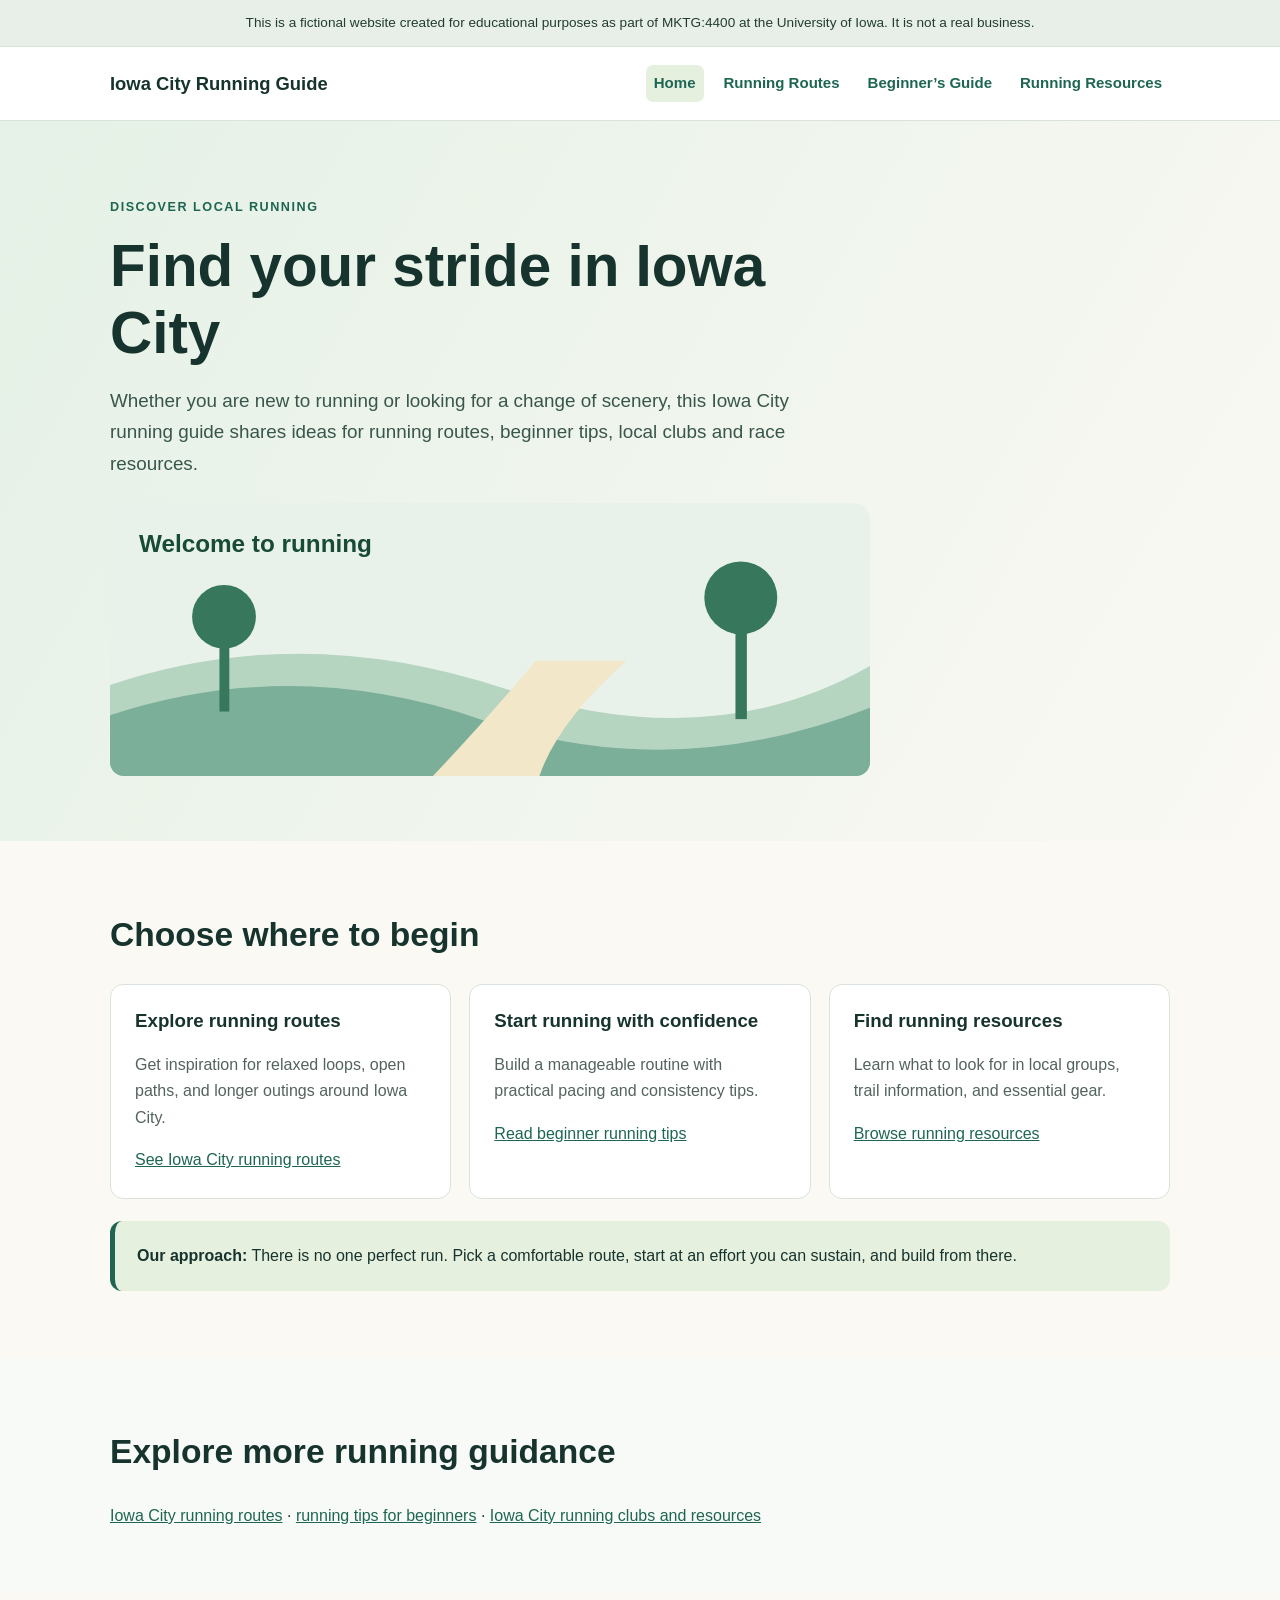
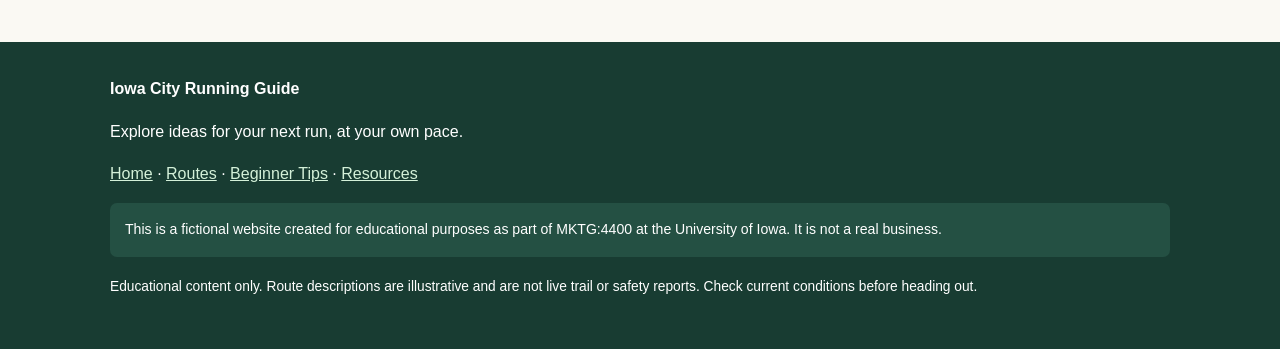
<file: index.html>
<!doctype html>
<html lang="en"><head><meta charset="utf-8"/><meta content="width=device-width, initial-scale=1" name="viewport"/><title>Iowa City Running Guide | Routes, Clubs &amp; Running Tips</title><meta content="Explore running in Iowa City with route ideas, beginner tips, local clubs, and resources to help plan your next run." name="description"/><link href="style.css" rel="stylesheet"/></head>
<body><div class="notice">This is a fictional website created for educational purposes as part of MKTG:4400 at the University of Iowa. It is not a real business.</div><header><div class="container bar"><a class="brand" href="index.html">Iowa City Running Guide</a><nav aria-label="Main navigation"><a aria-current="page" href="index.html">Home</a><a href="routes.html">Running Routes</a><a href="beginners.html">Beginner’s Guide</a><a href="resources.html">Running Resources</a></nav></div></header>
<main><section class="hero"><div class="container"><div class="eyebrow">Discover local running</div><h1>Find your stride in Iowa City</h1><p class="lead">Whether you are new to running or looking for a change of scenery, this Iowa City running guide shares ideas for running routes, beginner tips, local clubs and race resources.</p><img alt="Runner following a paved trail in Iowa City" class="hero-illustration" loading="lazy" src="images/index.svg"/></div></section><section class="section"><div class="container"><h2>Choose where to begin</h2><div class="grid"><article class="card"><h3>Explore running routes</h3><p>Get inspiration for relaxed loops, open paths, and longer outings around Iowa City.</p><a href="routes.html">See Iowa City running routes</a></article><article class="card"><h3>Start running with confidence</h3><p>Build a manageable routine with practical pacing and consistency tips.</p><a href="beginners.html">Read beginner running tips</a></article><article class="card"><h3>Find running resources</h3><p>Learn what to look for in local groups, trail information, and essential gear.</p><a href="resources.html">Browse running resources</a></article></div><div class="callout"><strong>Our approach:</strong> There is no one perfect run. Pick a comfortable route, start at an effort you can sustain, and build from there.</div></div></section><section class="section related"><div class="container"><h2>Explore more running guidance</h2><p><a href="routes.html">Iowa City running routes</a> · <a href="beginners.html">running tips for beginners</a> · <a href="resources.html">Iowa City running clubs and resources</a></p></div></section></main>
<footer><div class="container"><strong>Iowa City Running Guide</strong><p>Explore ideas for your next run, at your own pace.</p><p><a href="index.html">Home</a> · <a href="routes.html">Routes</a> · <a href="beginners.html">Beginner Tips</a> · <a href="resources.html">Resources</a></p><p class="notice-foot">This is a fictional website created for educational purposes as part of MKTG:4400 at the University of Iowa. It is not a real business.</p><p><small>Educational content only. Route descriptions are illustrative and are not live trail or safety reports. Check current conditions before heading out.</small></p></div></footer></body></html>
</file>
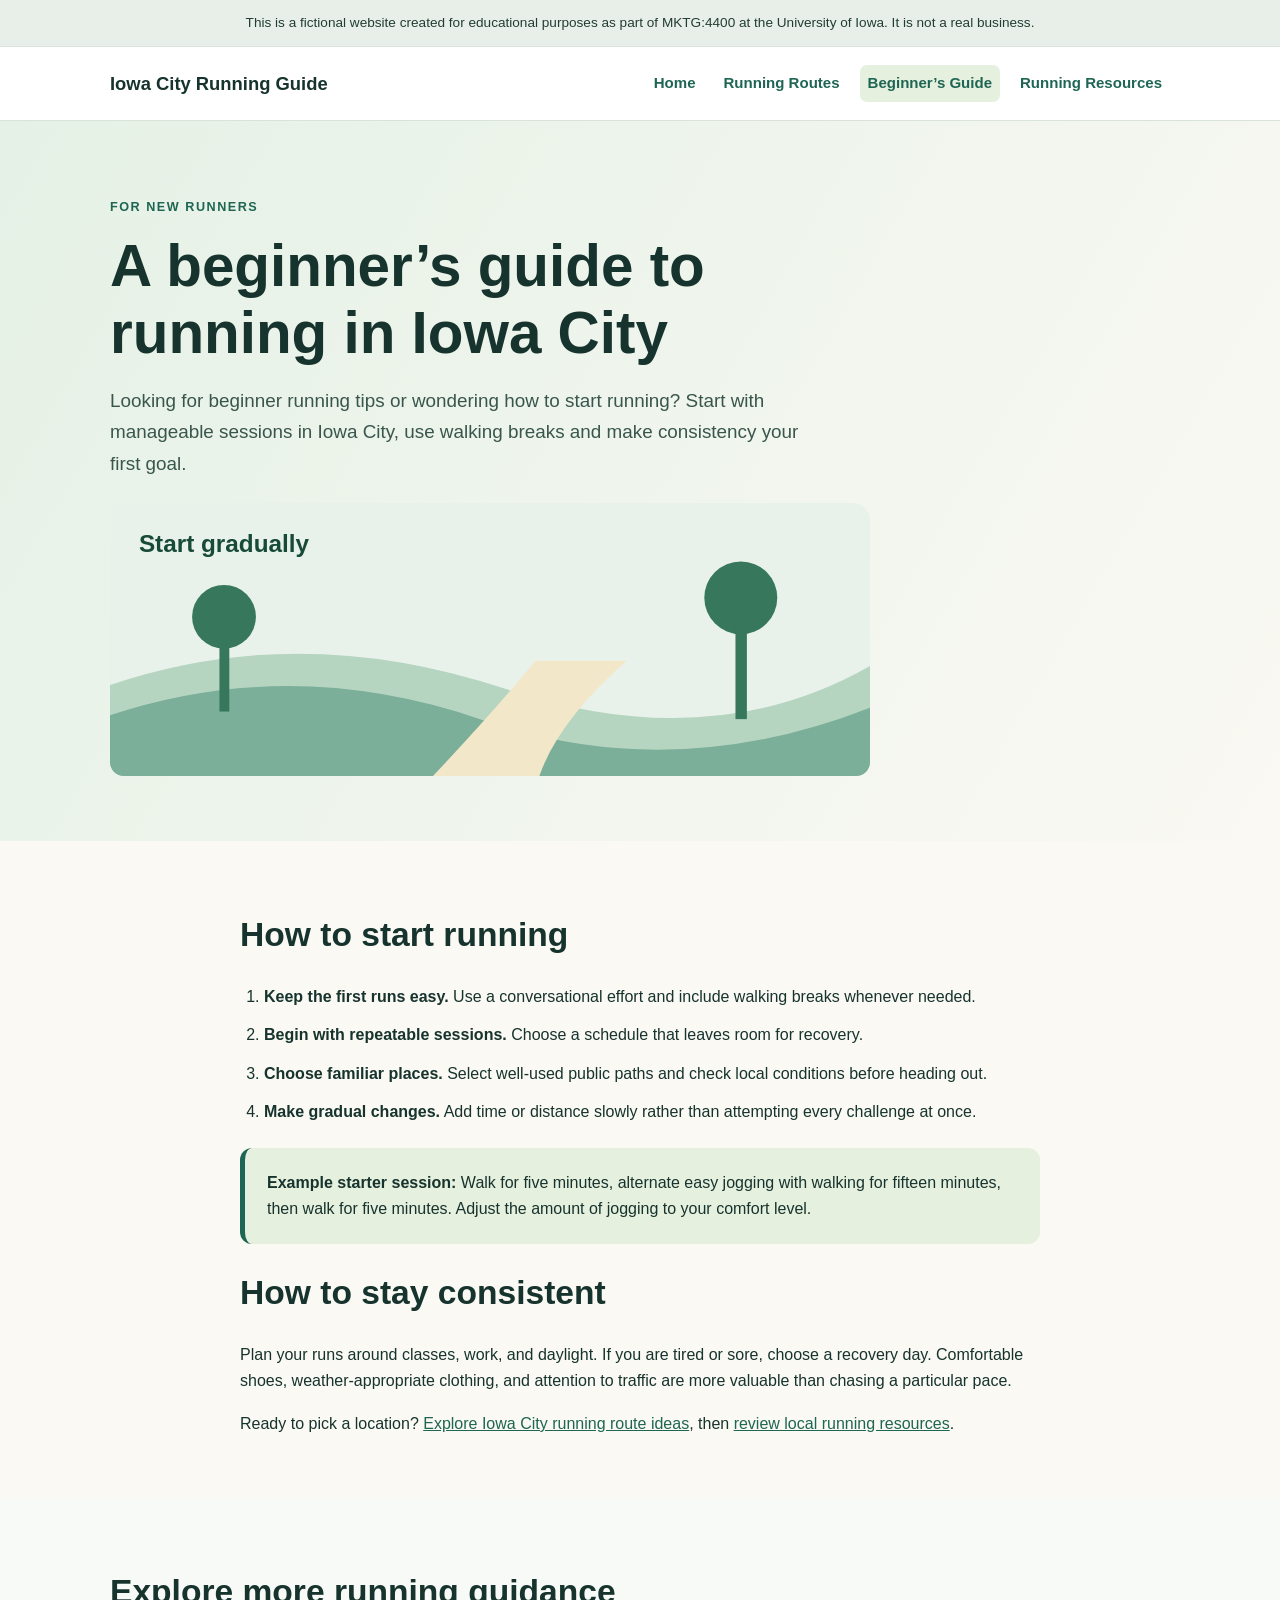
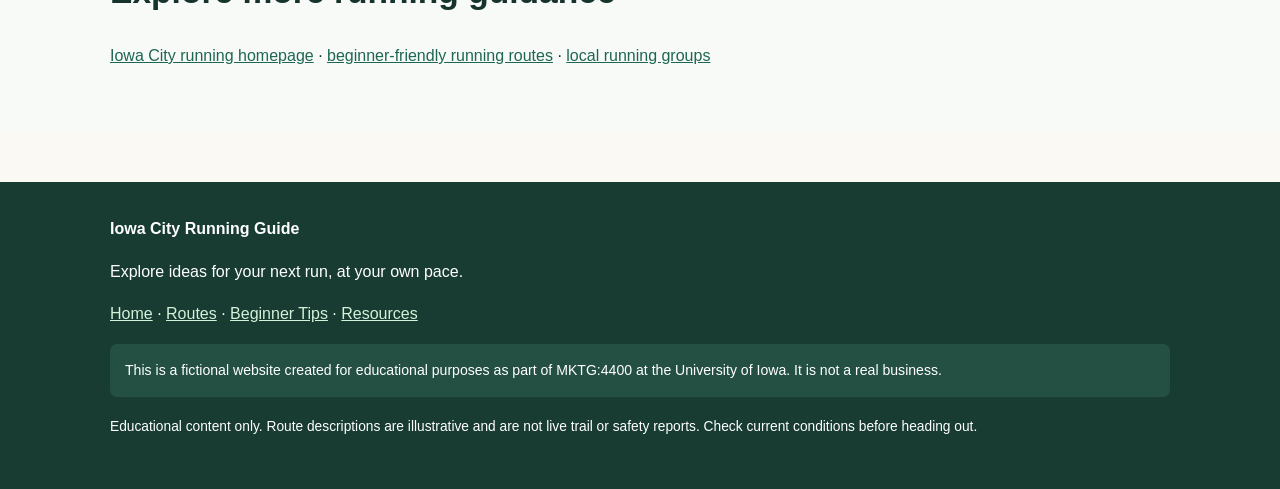
<file: beginners.html>
<!doctype html>
<html lang="en"><head><meta charset="utf-8"/><meta content="width=device-width, initial-scale=1" name="viewport"/><title>Beginner Running Tips | Start Running in Iowa City</title><meta content="New to running in Iowa City? Explore simple beginner running tips, pacing ideas, and ways to build a manageable routine." name="description"/><link href="style.css" rel="stylesheet"/></head>
<body><div class="notice">This is a fictional website created for educational purposes as part of MKTG:4400 at the University of Iowa. It is not a real business.</div><header><div class="container bar"><a class="brand" href="index.html">Iowa City Running Guide</a><nav aria-label="Main navigation"><a href="index.html">Home</a><a href="routes.html">Running Routes</a><a aria-current="page" href="beginners.html">Beginner’s Guide</a><a href="resources.html">Running Resources</a></nav></div></header>
<main><section class="hero"><div class="container"><div class="eyebrow">For new runners</div><h1>A beginner’s guide to running in Iowa City</h1><p class="lead">Looking for beginner running tips or wondering how to start running? Start with manageable sessions in Iowa City, use walking breaks and make consistency your first goal.</p><img alt="Beginner runner jogging on a quiet path" class="hero-illustration" loading="lazy" src="images/beginners.svg"/></div></section><section class="section"><div class="container textwidth"><h2>How to start running</h2><ol class="checklist"><li><strong>Keep the first runs easy.</strong> Use a conversational effort and include walking breaks whenever needed.</li><li><strong>Begin with repeatable sessions.</strong> Choose a schedule that leaves room for recovery.</li><li><strong>Choose familiar places.</strong> Select well-used public paths and check local conditions before heading out.</li><li><strong>Make gradual changes.</strong> Add time or distance slowly rather than attempting every challenge at once.</li></ol><div class="callout"><strong>Example starter session:</strong> Walk for five minutes, alternate easy jogging with walking for fifteen minutes, then walk for five minutes. Adjust the amount of jogging to your comfort level.</div><h2>How to stay consistent</h2><p>Plan your runs around classes, work, and daylight. If you are tired or sore, choose a recovery day. Comfortable shoes, weather-appropriate clothing, and attention to traffic are more valuable than chasing a particular pace.</p><p>Ready to pick a location? <a href="routes.html">Explore Iowa City running route ideas</a>, then <a href="resources.html">review local running resources</a>.</p></div></section><section class="section related"><div class="container"><h2>Explore more running guidance</h2><p><a href="index.html">Iowa City running homepage</a> · <a href="routes.html">beginner-friendly running routes</a> · <a href="resources.html">local running groups</a></p></div></section></main>
<footer><div class="container"><strong>Iowa City Running Guide</strong><p>Explore ideas for your next run, at your own pace.</p><p><a href="index.html">Home</a> · <a href="routes.html">Routes</a> · <a href="beginners.html">Beginner Tips</a> · <a href="resources.html">Resources</a></p><p class="notice-foot">This is a fictional website created for educational purposes as part of MKTG:4400 at the University of Iowa. It is not a real business.</p><p><small>Educational content only. Route descriptions are illustrative and are not live trail or safety reports. Check current conditions before heading out.</small></p></div></footer></body></html>
</file>
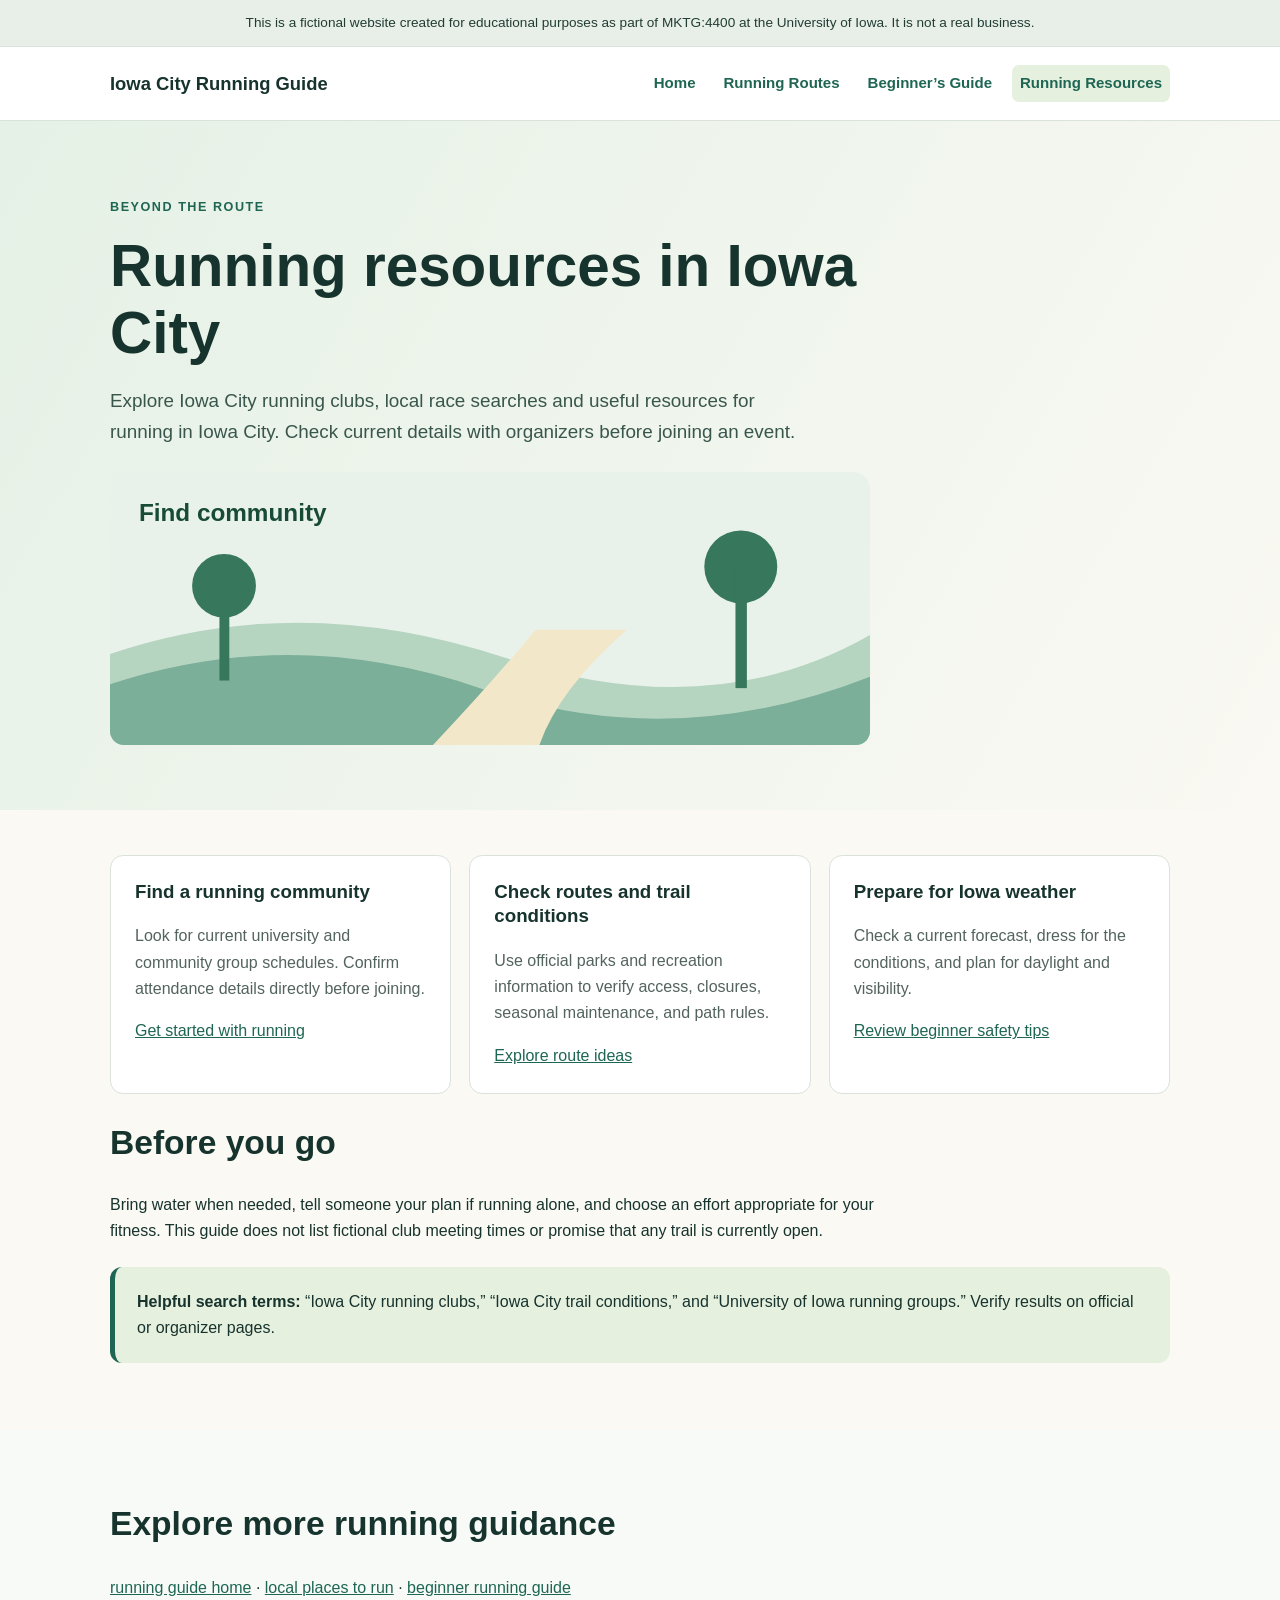
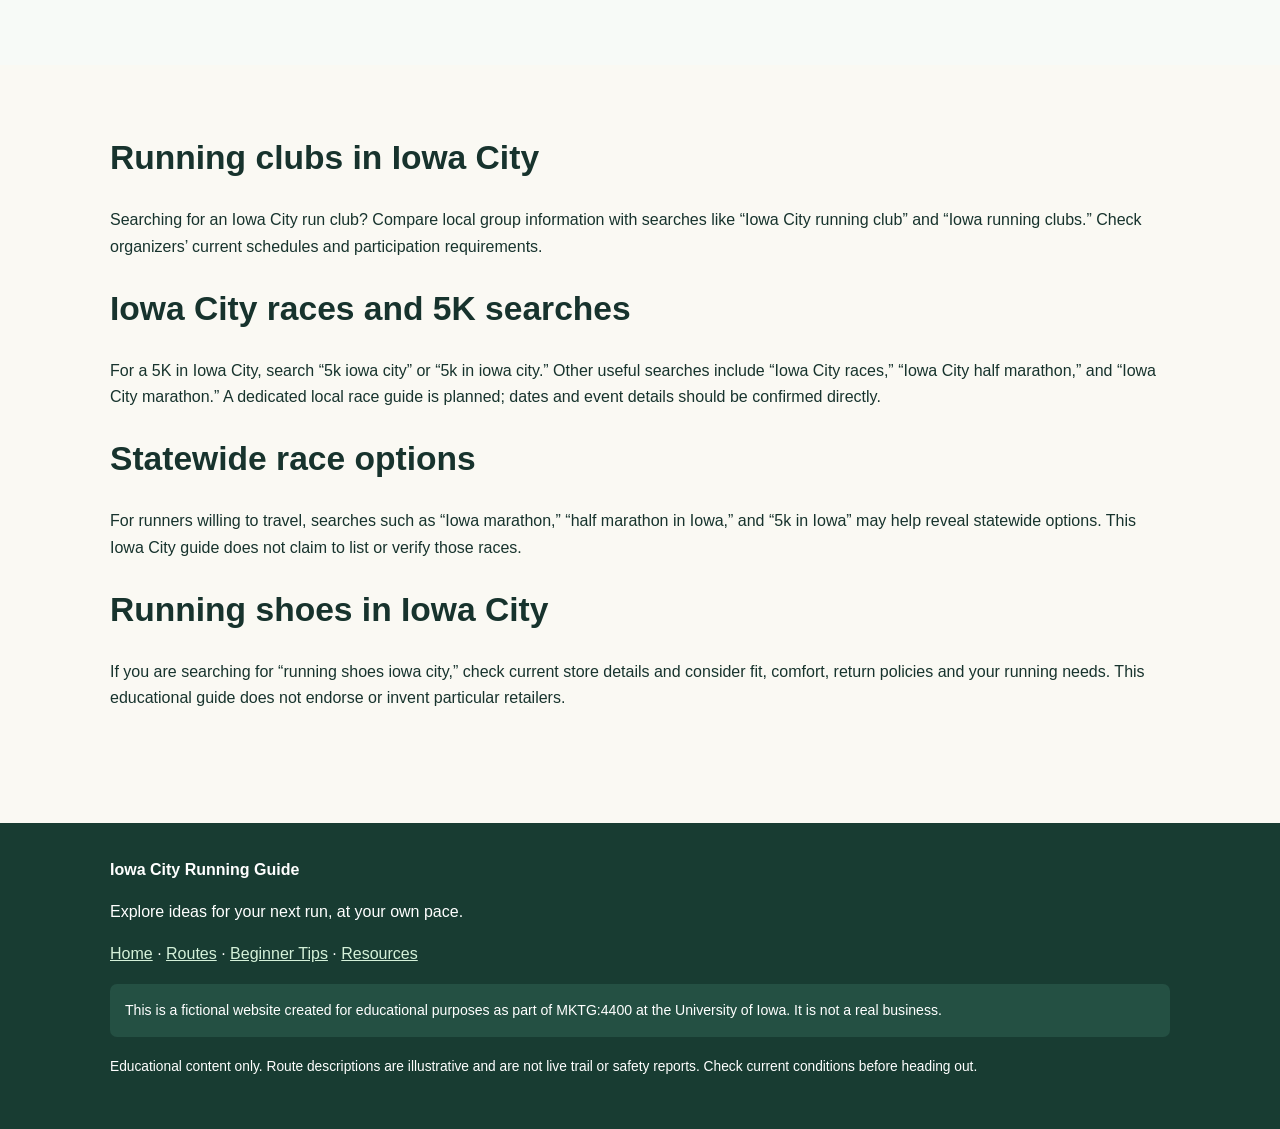
<file: resources.html>
<!doctype html>
<html lang="en"><head><meta charset="utf-8"/><meta content="width=device-width, initial-scale=1" name="viewport"/><title>Iowa City Running Clubs, Races &amp; Local Resources</title><meta content="Explore Iowa City running clubs, local races, and useful resources for runners looking to connect and plan their next outing." name="description"/><link href="style.css" rel="stylesheet"/></head>
<body><div class="notice">This is a fictional website created for educational purposes as part of MKTG:4400 at the University of Iowa. It is not a real business.</div><header><div class="container bar"><a class="brand" href="index.html">Iowa City Running Guide</a><nav aria-label="Main navigation"><a href="index.html">Home</a><a href="routes.html">Running Routes</a><a href="beginners.html">Beginner’s Guide</a><a aria-current="page" href="resources.html">Running Resources</a></nav></div></header>
<main><section class="hero"><div class="container"><div class="eyebrow">Beyond the route</div><h1>Running resources in Iowa City</h1><p class="lead">Explore Iowa City running clubs, local race searches and useful resources for running in Iowa City. Check current details with organizers before joining an event.</p><img alt="Group of runners gathering before a community run" class="hero-illustration" loading="lazy" src="images/resources.svg"/></div></section><section class="section"><div class="container"><div class="grid"><article class="card"><h3>Find a running community</h3><p>Look for current university and community group schedules. Confirm attendance details directly before joining.</p><a href="beginners.html">Get started with running</a></article><article class="card"><h3>Check routes and trail conditions</h3><p>Use official parks and recreation information to verify access, closures, seasonal maintenance, and path rules.</p><a href="routes.html">Explore route ideas</a></article><article class="card"><h3>Prepare for Iowa weather</h3><p>Check a current forecast, dress for the conditions, and plan for daylight and visibility.</p><a href="beginners.html">Review beginner safety tips</a></article></div><h2>Before you go</h2><p class="textwidth">Bring water when needed, tell someone your plan if running alone, and choose an effort appropriate for your fitness. This guide does not list fictional club meeting times or promise that any trail is currently open.</p><div class="callout"><strong>Helpful search terms:</strong> “Iowa City running clubs,” “Iowa City trail conditions,” and “University of Iowa running groups.” Verify results on official or organizer pages.</div></div></section><section class="section related"><div class="container"><h2>Explore more running guidance</h2><p><a href="index.html">running guide home</a> · <a href="routes.html">local places to run</a> · <a href="beginners.html">beginner running guide</a></p></div></section><section class="section"><div class="container"><h2>Running clubs in Iowa City</h2><p>Searching for an Iowa City run club? Compare local group information with searches like “Iowa City running club” and “Iowa running clubs.” Check organizers’ current schedules and participation requirements.</p><h2>Iowa City races and 5K searches</h2><p>For a 5K in Iowa City, search “5k iowa city” or “5k in iowa city.” Other useful searches include “Iowa City races,” “Iowa City half marathon,” and “Iowa City marathon.” A dedicated local race guide is planned; dates and event details should be confirmed directly.</p><h2>Statewide race options</h2><p>For runners willing to travel, searches such as “Iowa marathon,” “half marathon in Iowa,” and “5k in Iowa” may help reveal statewide options. This Iowa City guide does not claim to list or verify those races.</p><h2>Running shoes in Iowa City</h2><p>If you are searching for “running shoes iowa city,” check current store details and consider fit, comfort, return policies and your running needs. This educational guide does not endorse or invent particular retailers.</p></div></section></main>
<footer><div class="container"><strong>Iowa City Running Guide</strong><p>Explore ideas for your next run, at your own pace.</p><p><a href="index.html">Home</a> · <a href="routes.html">Routes</a> · <a href="beginners.html">Beginner Tips</a> · <a href="resources.html">Resources</a></p><p class="notice-foot">This is a fictional website created for educational purposes as part of MKTG:4400 at the University of Iowa. It is not a real business.</p><p><small>Educational content only. Route descriptions are illustrative and are not live trail or safety reports. Check current conditions before heading out.</small></p></div></footer></body></html>
</file>
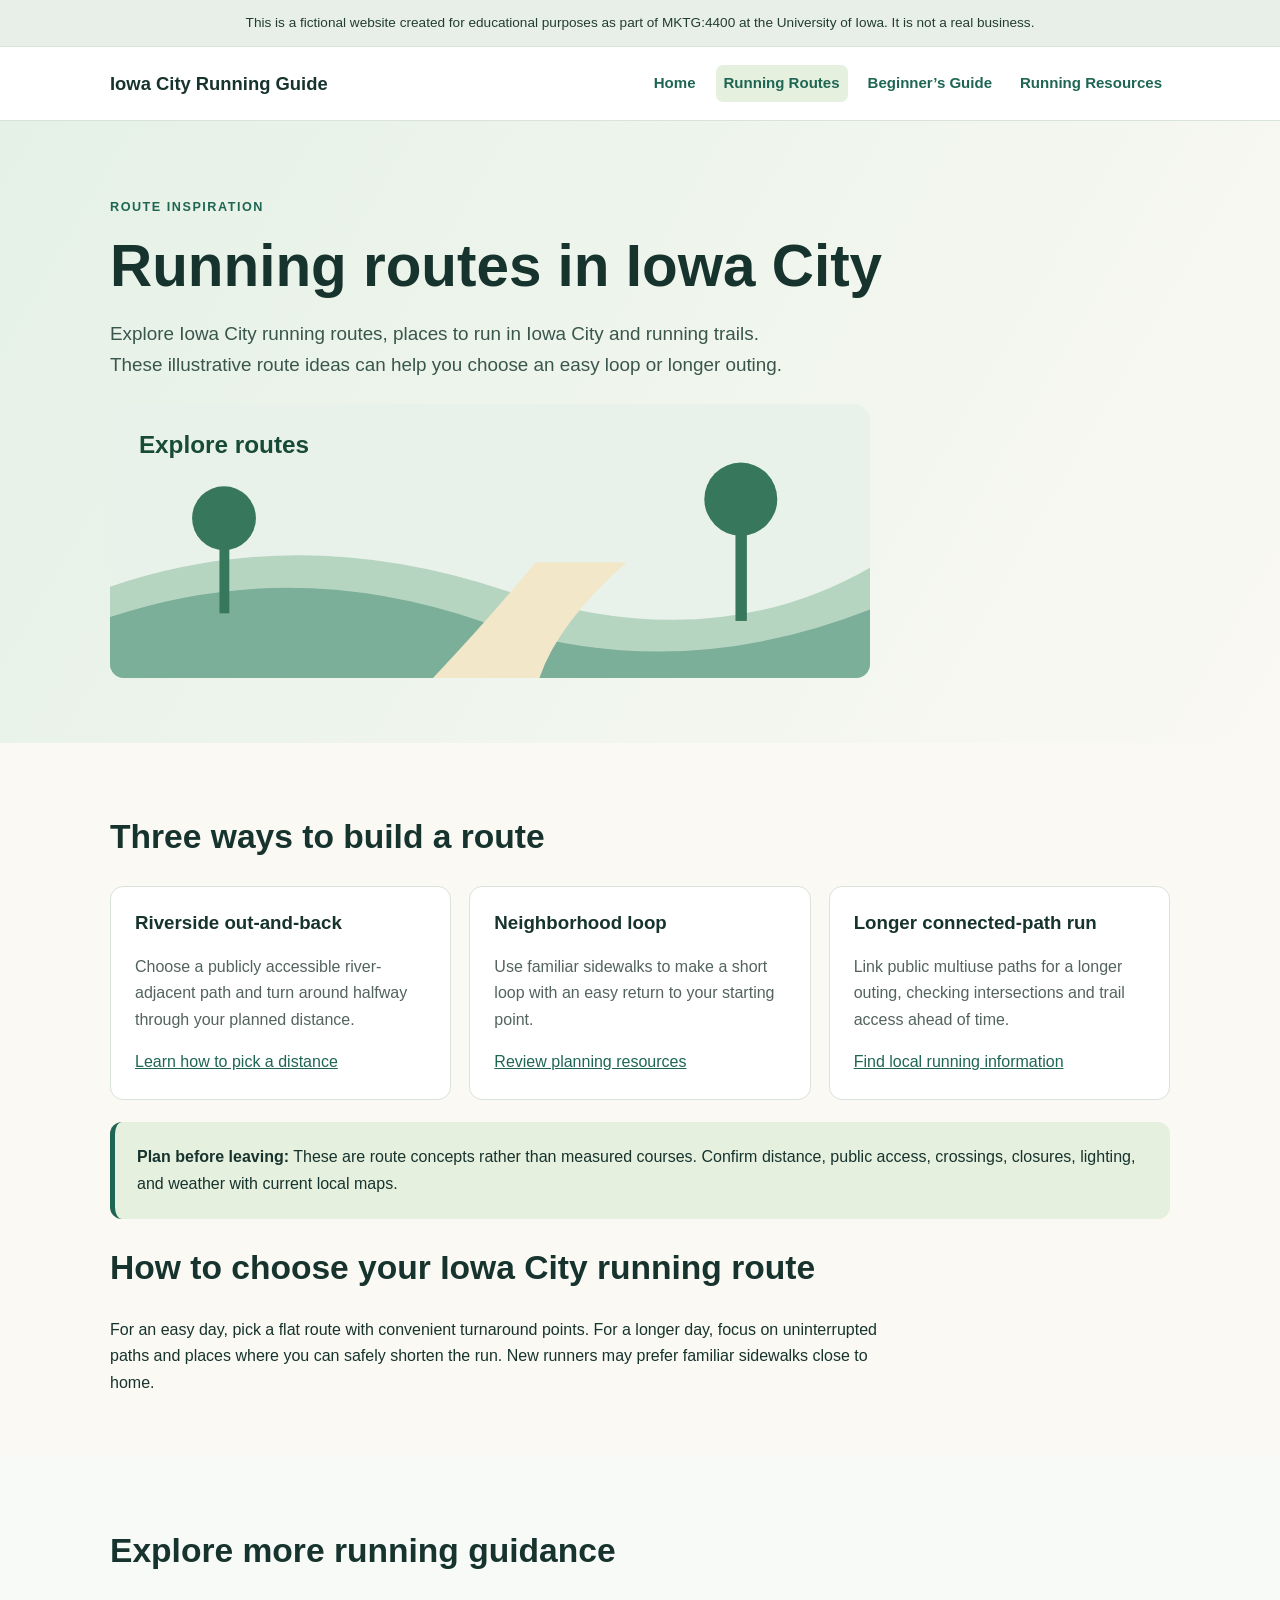
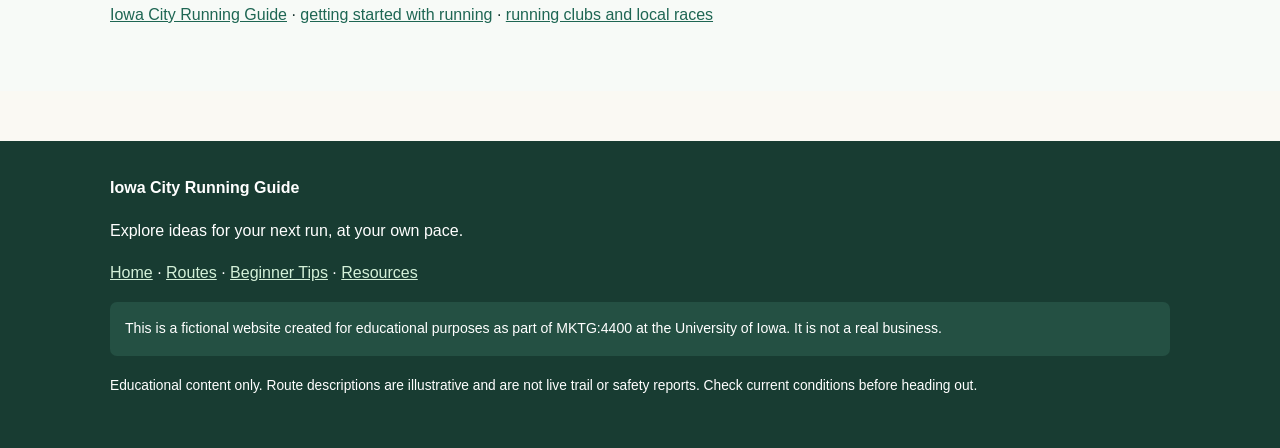
<file: routes.html>
<!doctype html>
<html lang="en"><head><meta charset="utf-8"/><meta content="width=device-width, initial-scale=1" name="viewport"/><title>Iowa City Running Routes | Trails &amp; Places to Run</title><meta content="Find ideas for running routes around Iowa City, from easy outings to longer runs, with practical guidance for choosing a route." name="description"/><link href="style.css" rel="stylesheet"/></head>
<body><div class="notice">This is a fictional website created for educational purposes as part of MKTG:4400 at the University of Iowa. It is not a real business.</div><header><div class="container bar"><a class="brand" href="index.html">Iowa City Running Guide</a><nav aria-label="Main navigation"><a href="index.html">Home</a><a aria-current="page" href="routes.html">Running Routes</a><a href="beginners.html">Beginner’s Guide</a><a href="resources.html">Running Resources</a></nav></div></header>
<main><section class="hero"><div class="container"><div class="eyebrow">Route inspiration</div><h1>Running routes in Iowa City</h1><p class="lead">Explore Iowa City running routes, places to run in Iowa City and running trails. These illustrative route ideas can help you choose an easy loop or longer outing.</p><img alt="Paved running path with trees along an Iowa City route" class="hero-illustration" loading="lazy" src="images/routes.svg"/></div></section><section class="section"><div class="container"><h2>Three ways to build a route</h2><div class="grid"><article class="card"><h3>Riverside out-and-back</h3><p>Choose a publicly accessible river-adjacent path and turn around halfway through your planned distance.</p><a href="beginners.html">Learn how to pick a distance</a></article><article class="card"><h3>Neighborhood loop</h3><p>Use familiar sidewalks to make a short loop with an easy return to your starting point.</p><a href="resources.html">Review planning resources</a></article><article class="card"><h3>Longer connected-path run</h3><p>Link public multiuse paths for a longer outing, checking intersections and trail access ahead of time.</p><a href="resources.html">Find local running information</a></article></div><div class="callout"><strong>Plan before leaving:</strong> These are route concepts rather than measured courses. Confirm distance, public access, crossings, closures, lighting, and weather with current local maps.</div><h2>How to choose your Iowa City running route</h2><p class="textwidth">For an easy day, pick a flat route with convenient turnaround points. For a longer day, focus on uninterrupted paths and places where you can safely shorten the run. New runners may prefer familiar sidewalks close to home.</p></div></section><section class="section related"><div class="container"><h2>Explore more running guidance</h2><p><a href="index.html">Iowa City Running Guide</a> · <a href="beginners.html">getting started with running</a> · <a href="resources.html">running clubs and local races</a></p></div></section></main>
<footer><div class="container"><strong>Iowa City Running Guide</strong><p>Explore ideas for your next run, at your own pace.</p><p><a href="index.html">Home</a> · <a href="routes.html">Routes</a> · <a href="beginners.html">Beginner Tips</a> · <a href="resources.html">Resources</a></p><p class="notice-foot">This is a fictional website created for educational purposes as part of MKTG:4400 at the University of Iowa. It is not a real business.</p><p><small>Educational content only. Route descriptions are illustrative and are not live trail or safety reports. Check current conditions before heading out.</small></p></div></footer></body></html>
</file>
<file: style.css>
:root{--ink:#17332d;--green:#1e6653;--lime:#e6f0df;--cream:#faf9f3;--muted:#53635e;--line:#d9e3dc}*{box-sizing:border-box}html{scroll-behavior:smooth}body{margin:0;background:var(--cream);font-family:Arial,Helvetica,sans-serif;color:var(--ink);line-height:1.65}a{color:var(--green)}a:focus-visible{outline:3px solid #a17619;outline-offset:4px}.notice{background:#e8efe9;text-align:center;padding:12px 18px;font-size:.85rem;color:#223d33;border-bottom:1px solid var(--line)}.container{width:min(1060px,calc(100% - 36px));margin:auto}header{background:#fff;border-bottom:1px solid var(--line)}.bar{display:flex;align-items:center;justify-content:space-between;gap:15px;padding:18px 0;flex-wrap:wrap}.brand{font-weight:800;text-decoration:none;color:var(--ink);font-size:1.15rem}nav{display:flex;gap:12px;flex-wrap:wrap}nav a{font-weight:700;text-decoration:none;padding:6px 8px;border-radius:7px;font-size:.94rem}nav a:hover,nav a[aria-current=page]{background:var(--lime)}.hero{padding:76px 0 65px;background:linear-gradient(120deg,#e5f1e6,#faf9f3)}.eyebrow{letter-spacing:.12em;text-transform:uppercase;font-size:.79rem;font-weight:800;color:var(--green)}h1{font-size:clamp(2rem,6vw,3.65rem);line-height:1.15;max-width:780px;margin:14px 0 18px}h2{font-size:clamp(1.5rem,4vw,2.1rem);line-height:1.25}h3{line-height:1.3}.lead{font-size:1.18rem;max-width:700px;color:#39564d}.btn{display:inline-block;background:var(--green);color:white;text-decoration:none;font-weight:700;border-radius:8px;padding:11px 20px;margin-top:12px}.btn:hover{background:#144d3d}.section{padding:45px 0}.grid{display:grid;grid-template-columns:repeat(3,minmax(0,1fr));gap:18px}.card{background:#fff;border:1px solid var(--line);border-radius:13px;padding:24px}.card h3{margin-top:0}.card p{color:var(--muted)}.wide{grid-column:span 2}.callout{padding:22px;background:var(--lime);border-radius:12px;border-left:5px solid var(--green);margin:22px 0}.textwidth{max-width:800px}.checklist{padding-left:24px}.checklist li{margin-bottom:12px}footer{background:#183c32;color:white;padding:34px 0;margin-top:50px}footer a{color:#d4f1d9}footer .notice-foot{background:#245043;padding:15px;border-radius:7px;font-size:.88rem}small{font-size:.86rem} @media(max-width:720px){.grid{grid-template-columns:1fr}.wide{grid-column:auto}.hero{padding:45px 0}nav{width:100%;gap:6px}nav a{padding:7px}.container{width:min(100% - 26px,1060px)}}

.hero-illustration {display:block;width:100%;max-width:760px;height:auto;margin-top:1.5rem;border-radius:14px} .related {background:#f7faf7} .related p{line-height:1.9} .related a{white-space:normal}
</file>
